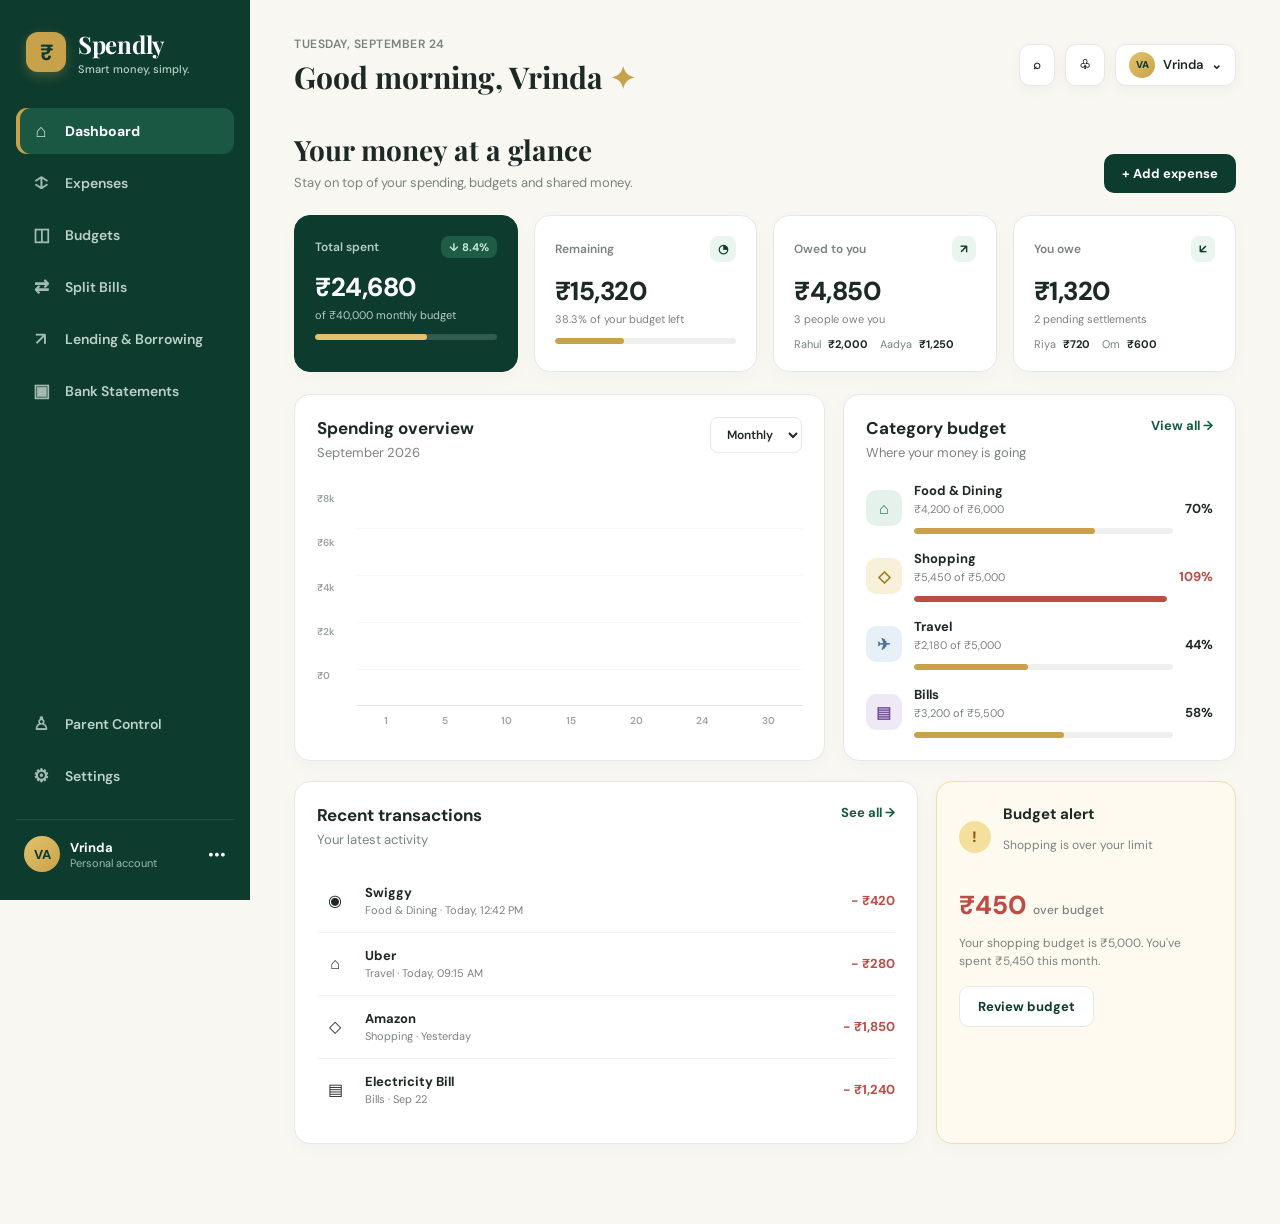
<file: downloaded_index.html>
<!DOCTYPE html>
<html lang="en">
<head>
  <meta charset="UTF-8" />
  <meta name="viewport" content="width=device-width, initial-scale=1.0" />
  <title>Spendly — Smart Finance</title>
  <link rel="preconnect" href="https://fonts.googleapis.com">
  <link rel="preconnect" href="https://fonts.gstatic.com" crossorigin>
  <link href="https://fonts.googleapis.com/css2?family=DM+Sans:wght@400;500;600;700&family=Playfair+Display:wght@600;700&display=swap" rel="stylesheet">
  <link rel="stylesheet" href="style.css" />
</head>
<body>
  <div class="app-shell">
    <aside class="sidebar" id="sidebar">
      <div class="brand"><span class="brand-mark">₹</span><div><strong>Spendly</strong><small>Smart money, simply.</small></div></div>
      <nav>
        <button class="nav-item active" data-section="dashboard"><span>⌂</span> Dashboard</button>
        <button class="nav-item" data-section="expenses"><span>↕</span> Expenses</button>
        <button class="nav-item" data-section="budgets"><span>◫</span> Budgets</button>
        <button class="nav-item" data-section="splits"><span>⇄</span> Split Bills</button>
        <button class="nav-item" data-section="lending"><span>↗</span> Lending & Borrowing</button>
        <button class="nav-item" data-section="statements"><span>▣</span> Bank Statements</button>
      </nav>
      <div class="sidebar-bottom">
        <button class="nav-item" data-section="parent"><span>♙</span> Parent Control</button>
        <button class="nav-item" data-section="settings"><span>⚙</span> Settings</button>
        <div class="profile-mini"><div class="avatar">VA</div><div><b>Vrinda</b><small>Personal account</small></div><span>•••</span></div>
      </div>
    </aside>

    <main class="main">
      <header class="topbar">
        <button class="mobile-menu" id="menuBtn">☰</button>
        <div><span class="eyebrow">Tuesday, September 24</span><h1 id="pageTitle">Good morning, Vrinda <span>✦</span></h1></div>
        <div class="top-actions"><button class="icon-btn">⌕</button><button class="icon-btn">♧</button><button class="profile-pill"><span class="avatar small">VA</span><span>Vrinda</span>⌄</button></div>
      </header>

      <section id="dashboard" class="page-section active-section">
        <div class="hero-row">
          <div><h2>Your money at a glance</h2><p>Stay on top of your spending, budgets and shared money.</p></div>
          <button class="primary" data-open-modal="expenseModal">+ Add expense</button>
        </div>

        <div class="stats-grid">
          <article class="stat-card dark"><div class="stat-top"><span>Total spent</span><span class="trend">↓ 8.4%</span></div><strong>₹24,680</strong><small>of ₹40,000 monthly budget</small><div class="progress light"><i style="width:61.7%"></i></div></article>
          <article class="stat-card"><div class="stat-top"><span>Remaining</span><span class="soft-icon">◔</span></div><strong>₹15,320</strong><small>38.3% of your budget left</small><div class="progress"><i style="width:38.3%"></i></div></article>
          <article class="stat-card"><div class="stat-top"><span>Owed to you</span><span class="soft-icon">↗</span></div><strong>₹4,850</strong><small>3 people owe you</small><div class="mini-list"><span>Rahul <b>₹2,000</b></span><span>Aadya <b>₹1,250</b></span></div></article>
          <article class="stat-card"><div class="stat-top"><span>You owe</span><span class="soft-icon">↙</span></div><strong>₹1,320</strong><small>2 pending settlements</small><div class="mini-list"><span>Riya <b>₹720</b></span><span>Om <b>₹600</b></span></div></article>
        </div>

        <div class="content-grid">
          <article class="panel chart-panel"><div class="panel-head"><div><h3>Spending overview</h3><p>September 2026</p></div><select><option>Monthly</option><option>Weekly</option></select></div><div class="chart-wrap"><div class="y-labels"><span>₹8k</span><span>₹6k</span><span>₹4k</span><span>₹2k</span><span>₹0</span></div><div class="bars" id="bars"></div><div class="x-labels"><span>1</span><span>5</span><span>10</span><span>15</span><span>20</span><span>24</span><span>30</span></div></div></article>
          <article class="panel"><div class="panel-head"><div><h3>Category budget</h3><p>Where your money is going</p></div><button class="text-btn" data-section-jump="budgets">View all →</button></div><div class="category-list"><div class="cat"><span class="cat-icon green">⌂</span><div class="cat-info"><b>Food & Dining</b><small>₹4,200 of ₹6,000</small><div class="progress"><i style="width:70%"></i></div></div><strong>70%</strong></div><div class="cat"><span class="cat-icon gold">◇</span><div class="cat-info"><b>Shopping</b><small>₹5,450 of ₹5,000</small><div class="progress danger"><i style="width:100%"></i></div></div><strong class="danger-text">109%</strong></div><div class="cat"><span class="cat-icon blue">✈</span><div class="cat-info"><b>Travel</b><small>₹2,180 of ₹5,000</small><div class="progress"><i style="width:44%"></i></div></div><strong>44%</strong></div><div class="cat"><span class="cat-icon purple">▤</span><div class="cat-info"><b>Bills</b><small>₹3,200 of ₹5,500</small><div class="progress"><i style="width:58%"></i></div></div><strong>58%</strong></div></div></article>
        </div>

        <div class="content-grid lower"><article class="panel"><div class="panel-head"><div><h3>Recent transactions</h3><p>Your latest activity</p></div><button class="text-btn" data-section-jump="expenses">See all →</button></div><div class="transactions" id="transactions"><div class="transaction"><span class="tx-icon orange">◉</span><div><b>Swiggy</b><small>Food & Dining · Today, 12:42 PM</small></div><strong class="minus">− ₹420</strong></div><div class="transaction"><span class="tx-icon green">⌂</span><div><b>Uber</b><small>Travel · Today, 09:15 AM</small></div><strong class="minus">− ₹280</strong></div><div class="transaction"><span class="tx-icon gold">◇</span><div><b>Amazon</b><small>Shopping · Yesterday</small></div><strong class="minus">− ₹1,850</strong></div><div class="transaction"><span class="tx-icon purple">▤</span><div><b>Electricity Bill</b><small>Bills · Sep 22</small></div><strong class="minus">− ₹1,240</strong></div></div></article><article class="panel alert-card"><div class="alert-head"><span class="alert-dot">!</span><div><h3>Budget alert</h3><p>Shopping is over your limit</p></div></div><div class="alert-number">₹450 <small>over budget</small></div><p>Your shopping budget is ₹5,000. You've spent ₹5,450 this month.</p><button class="secondary" data-section-jump="budgets">Review budget</button></article></div>
      </section>

      <section id="expenses" class="page-section"><div class="hero-row"><div><h2>Expenses</h2><p>Track and categorize every transaction.</p></div><button class="primary" data-open-modal="expenseModal">+ Add expense</button></div><div class="toolbar"><input id="expenseSearch" placeholder="Search transactions..."/><select><option>All categories</option><option>Food & Dining</option><option>Shopping</option><option>Travel</option><option>Bills</option></select><button class="secondary">Export CSV</button></div><div class="panel"><div class="table-head"><span>Transaction</span><span>Category</span><span>Date</span><span>Amount</span></div><div id="expenseRows"></div></div></section>

      <section id="budgets" class="page-section"><div class="hero-row"><div><h2>Budgets</h2><p>Set limits and keep your spending on track.</p></div><button class="primary">+ Add category</button></div><div class="budget-grid"><article class="budget-card"><div><span class="cat-icon green">⌂</span><b>Food & Dining</b></div><strong>₹4,200 <small>/ ₹6,000</small></strong><div class="progress"><i style="width:70%"></i></div><small>₹1,800 remaining</small></article><article class="budget-card warning"><div><span class="cat-icon gold">◇</span><b>Shopping</b></div><strong>₹5,450 <small>/ ₹5,000</small></strong><div class="progress danger"><i style="width:100%"></i></div><small>₹450 over budget</small></article><article class="budget-card"><div><span class="cat-icon blue">✈</span><b>Travel</b></div><strong>₹2,180 <small>/ ₹5,000</small></strong><div class="progress"><i style="width:44%"></i></div><small>₹2,820 remaining</small></article><article class="budget-card"><div><span class="cat-icon purple">▤</span><b>Bills</b></div><strong>₹3,200 <small>/ ₹5,500</small></strong><div class="progress"><i style="width:58%"></i></div><small>₹2,300 remaining</small></article></div></section>

      <section id="splits" class="page-section"><div class="hero-row"><div><h2>Split Bills</h2><p>Share expenses and settle up with friends.</p></div><button class="primary">+ New group</button></div><div class="split-layout"><article class="panel"><div class="panel-head"><div><h3>Active groups</h3><p>Shared expenses waiting to be settled</p></div></div><div class="group-row"><div class="group-avatar">GO</div><div><b>Goa Trip</b><small>4 members · 8 expenses</small></div><span class="balance positive">+ ₹2,400</span></div><div class="group-row"><div class="group-avatar">FD</div><div><b>Flatmates</b><small>3 members · 12 expenses</small></div><span class="balance negative">− ₹780</span></div><div class="group-row"><div class="group-avatar">BF</div><div><b>Besties</b><small>5 members · 6 expenses</small></div><span class="balance positive">+ ₹1,050</span></div></article><article class="panel settle"><h3>Net balance</h3><div class="big-balance">+₹2,670</div><p>You are owed more than you owe.</p><button class="secondary">View settlements</button></article></div></section>

      <section id="lending" class="page-section"><div class="hero-row"><div><h2>Lending & Borrowing</h2><p>Never lose track of money between friends.</p></div><button class="primary">+ Record money</button></div><div class="stats-grid two"><article class="stat-card"><span>Money lent</span><strong>₹8,500</strong><small>₹4,850 still outstanding</small></article><article class="stat-card"><span>Money borrowed</span><strong>₹3,200</strong><small>₹1,320 still to repay</small></article></div><div class="panel"><div class="table-head"><span>Person</span><span>Type</span><span>Due</span><span>Status</span></div><div class="table-row"><span><b>Rahul</b><small>For September rent</small></span><span class="positive">Lent</span><span>₹2,000</span><span class="badge pending">Pending</span></div><div class="table-row"><span><b>Aadya</b><small>Emergency cash</small></span><span class="positive">Lent</span><span>₹1,250</span><span class="badge pending">Pending</span></div><div class="table-row"><span><b>Riya</b><small>Dinner + cab</small></span><span class="negative">Borrowed</span><span>₹720</span><span class="badge due">Due soon</span></div></div></section>

      <section id="statements" class="page-section"><div class="hero-row"><div><h2>Bank Statements</h2><p>Import transactions and let Spendly organize them.</p></div></div><div class="upload panel"><div class="upload-icon">↑</div><h3>Upload your statement</h3><p>CSV or Excel files supported. Your backend can process and categorize transactions later.</p><button class="primary" id="fakeUpload">Choose file</button><small id="uploadStatus">UI demo only — no backend connected.</small></div><div class="info-grid"><div class="info-card"><b>1. Upload</b><span>Import your monthly bank statement.</span></div><div class="info-card"><b>2. Categorize</b><span>Backend will map transactions to categories.</span></div><div class="info-card"><b>3. Review</b><span>Confirm categories before saving.</span></div></div></section>

      <section id="parent" class="page-section"><div class="hero-row"><div><h2>Parent Control</h2><p>Monitor spending and set safe category limits for linked minor accounts.</p></div><span class="status-pill">● Monitoring active</span></div><div class="parent-grid"><article class="panel"><div class="profile-large"><div class="avatar large">AR</div><div><h3>Aarav's account</h3><p>Minor account · Linked to your profile</p></div></div><div class="parent-stat"><span>Monthly limit</span><b>₹12,000</b></div><div class="parent-stat"><span>Spent this month</span><b>₹8,240</b></div><div class="parent-stat"><span>Remaining</span><b>₹3,760</b></div></article><article class="panel"><h3>Category controls</h3><p class="muted">Set the limits your linked account can use.</p><div class="control-row"><span>Shopping</span><label class="switch"><input type="checkbox" checked><i></i></label></div><div class="control-row"><span>Entertainment</span><label class="switch"><input type="checkbox" checked><i></i></label></div><div class="control-row"><span>Food & Dining</span><label class="switch"><input type="checkbox" checked><i></i></label></div><div class="control-row locked"><span>Gaming / Apps</span><label class="switch"><input type="checkbox"><i></i></label></div></article></div></section>

      <section id="settings" class="page-section"><div class="hero-row"><div><h2>Settings</h2><p>Manage your Spendly preferences.</p></div></div><div class="panel settings"><label>Full name<input value="Vrinda Atluri"></label><label>Currency<select><option>INR — ₹</option><option>USD — $</option></select></label><label>Monthly income / budget<input value="40000"></label><button class="primary">Save changes</button></div></section>
    </main>
  </div>

  <div class="modal" id="expenseModal"><div class="modal-card"><button class="close" data-close-modal>×</button><h2>Add expense</h2><p>Connect this form to your Java/backend later.</p><label>Merchant<input id="merchant" placeholder="e.g. Zomato"></label><label>Amount<input id="amount" type="number" placeholder="₹ 0"></label><label>Category<select id="category"><option>Food & Dining</option><option>Shopping</option><option>Travel</option><option>Bills</option><option>Entertainment</option></select></label><div class="modal-actions"><button class="secondary" data-close-modal>Cancel</button><button class="primary" id="addExpense">Add expense</button></div></div></div>
  <script src="app.js"></script>
</body>
</html>
</file>
<file: style.css>
:root {
  --green: #0d3b2e;
  --green2: #145a43;
  --mint: #eaf5ef;
  --gold: #c8a24a;
  --gold2: #e2c36d;
  --cream: #f8f7f1;
  --ink: #1d2924;
  --muted: #7a837e;
  --line: #e5e9e4;
  --danger: #bd4c45;
  --warning: #d9822b;
  --info: #3b82f6;
  --white: #ffffff;
  --shadow: 0 18px 45px rgba(13, 59, 46, 0.08);
  --shadow-sm: 0 4px 14px rgba(0, 0, 0, 0.04);
}

* {
  box-sizing: border-box;
}

body {
  margin: 0;
  background: var(--cream);
  color: var(--ink);
  font-family: 'DM Sans', -apple-system, BlinkMacSystemFont, 'Segoe UI', Roboto, sans-serif;
  -webkit-font-smoothing: antialiased;
}

button, input, select, textarea {
  font: inherit;
}

button {
  cursor: pointer;
}

/* App Shell Layout */
.app-shell {
  display: flex;
  min-height: 100vh;
}

/* Sidebar */
.sidebar {
  width: 250px;
  background: var(--green);
  color: #fff;
  padding: 28px 16px;
  display: flex;
  flex-direction: column;
  position: fixed;
  inset: 0 auto 0 0;
  z-index: 100;
  overflow-y: auto;
  transition: transform 0.25s ease;
}

.brand {
  display: flex;
  align-items: center;
  gap: 12px;
  padding: 0 10px 32px;
  text-decoration: none;
  color: #fff;
}

.brand-mark {
  display: grid;
  place-items: center;
  width: 40px;
  height: 40px;
  border-radius: 12px;
  background: var(--gold);
  color: var(--green);
  font-weight: 800;
  font-size: 22px;
  box-shadow: 0 4px 12px rgba(200, 162, 74, 0.3);
}

.brand strong {
  display: block;
  font-family: 'Playfair Display', Georgia, serif;
  font-size: 24px;
  letter-spacing: -0.3px;
}

.brand small {
  display: block;
  color: #b8d0c4;
  font-size: 11px;
  margin-top: 2px;
  font-weight: 500;
}

.sidebar nav {
  display: grid;
  gap: 6px;
}

.nav-item {
  border: 0;
  background: transparent;
  color: #bcd1c8;
  text-align: left;
  padding: 11px 14px;
  border-radius: 11px;
  display: flex;
  align-items: center;
  gap: 13px;
  font-weight: 600;
  font-size: 14px;
  transition: all 0.15s ease;
  width: 100%;
}

.nav-item span {
  width: 22px;
  text-align: center;
  font-size: 18px;
  opacity: 0.85;
}

.nav-item:hover {
  background: #164837;
  color: #fff;
}

.nav-item.active {
  background: #1a5844;
  color: #fff;
  box-shadow: inset 4px 0 var(--gold);
  font-weight: 700;
}

.sidebar-bottom {
  margin-top: auto;
  display: grid;
  gap: 6px;
  padding-top: 20px;
}

.profile-mini {
  border-top: 1px solid #234f3f;
  margin-top: 14px;
  padding: 16px 8px 0;
  display: flex;
  gap: 10px;
  align-items: center;
  cursor: pointer;
  position: relative;
}

.profile-mini div:nth-child(2) {
  flex: 1;
  overflow: hidden;
}

.profile-mini b {
  display: block;
  font-size: 13px;
  white-space: nowrap;
  overflow: hidden;
  text-overflow: ellipsis;
}

.profile-mini small {
  display: block;
  font-size: 11px;
  color: #9dbab0;
}

.profile-more-btn {
  color: #9dbab0;
  padding: 4px 8px;
  font-size: 16px;
  cursor: pointer;
}

.avatar {
  width: 36px;
  height: 36px;
  border-radius: 50%;
  background: linear-gradient(135deg, var(--gold2), var(--gold));
  color: var(--green);
  display: grid;
  place-items: center;
  font-weight: 800;
  font-size: 13px;
  flex-shrink: 0;
}

.avatar.small {
  width: 26px;
  height: 26px;
  font-size: 10px;
}

.avatar.large {
  width: 54px;
  height: 54px;
  font-size: 20px;
}

/* Main Content */
.main {
  margin-left: 250px;
  width: calc(100% - 250px);
  padding: 32px 44px 60px;
  min-height: 100vh;
}

/* Topbar */
.topbar {
  display: flex;
  justify-content: space-between;
  align-items: center;
  margin-bottom: 34px;
}

.eyebrow {
  color: var(--muted);
  font-size: 12px;
  font-weight: 600;
  letter-spacing: 0.5px;
  text-transform: uppercase;
}

.topbar h1 {
  font-family: 'Playfair Display', Georgia, serif;
  font-size: 30px;
  margin: 4px 0 0;
  font-weight: 700;
  color: var(--ink);
}

.topbar h1 span {
  color: var(--gold);
}

.top-actions {
  display: flex;
  gap: 10px;
  align-items: center;
  position: relative;
}

.icon-btn, .profile-pill {
  border: 1px solid var(--line);
  background: #fff;
  border-radius: 11px;
  height: 42px;
  padding: 0 13px;
  display: flex;
  align-items: center;
  gap: 8px;
  color: var(--ink);
  font-weight: 600;
  font-size: 13px;
  box-shadow: var(--shadow-sm);
  transition: all 0.15s ease;
  position: relative;
}

.icon-btn:hover, .profile-pill:hover {
  background: #fafbfa;
  border-color: #d1d9d4;
}

.icon-btn.small {
  height: 28px;
  width: 28px;
  min-width: 28px;
  padding: 0;
  display: inline-flex;
  align-items: center;
  justify-content: center;
  font-size: 13px;
  border-radius: 7px;
  cursor: pointer;
}

.icon-btn.danger-text {
  color: var(--danger);
  border-color: rgba(224, 79, 95, 0.28);
  background: rgba(224, 79, 95, 0.05);
}

.icon-btn.danger-text:hover {
  background: #fee2e2;
  border-color: var(--danger);
  color: #991b1b;
  transform: scale(1.05);
}

.notif-badge {
  position: absolute;
  top: 5px;
  right: 6px;
  width: 8px;
  height: 8px;
  border-radius: 50%;
  background: var(--danger);
  border: 2px solid #fff;
}

.mobile-menu {
  display: none;
}

/* Hero Section */
.hero-row {
  display: flex;
  justify-content: space-between;
  align-items: flex-end;
  margin-bottom: 22px;
  gap: 16px;
}

.hero-row h2 {
  font-family: 'Playfair Display', Georgia, serif;
  font-size: 28px;
  margin: 0 0 5px;
  font-weight: 700;
  color: var(--ink);
}

.hero-row p, .panel p, .muted {
  color: var(--muted);
  margin: 0;
  font-size: 13px;
  line-height: 1.5;
}

/* Button System */
.primary, .secondary, .danger-btn {
  border: 0;
  border-radius: 10px;
  padding: 11px 18px;
  font-weight: 700;
  font-size: 13px;
  display: inline-flex;
  align-items: center;
  gap: 7px;
  transition: all 0.15s ease;
}

.primary {
  background: var(--green);
  color: white;
}

.primary:hover {
  background: var(--green2);
}

.secondary {
  background: #fff;
  border: 1px solid var(--line);
  color: var(--green);
}

.secondary:hover {
  background: #f7f9f7;
  border-color: #cbd4cb;
}

.danger-btn {
  background: #fee2e2;
  color: var(--danger);
  border: 1px solid #fecaca;
}

.danger-btn:hover {
  background: #fecaca;
}

.text-btn {
  border: 0;
  background: none;
  color: var(--green2);
  font-weight: 700;
  font-size: 13px;
  padding: 0;
  cursor: pointer;
}

.text-btn:hover {
  text-decoration: underline;
}

/* Disabled button state across entire application */
button:disabled,
button[disabled],
.primary:disabled,
.secondary:disabled,
.danger-btn:disabled,
.icon-btn:disabled {
  opacity: 0.42 !important;
  cursor: not-allowed !important;
  background: #f4f6f4 !important;
  color: #8c9991 !important;
  border-color: #e0e5e1 !important;
  box-shadow: none !important;
  transform: none !important;
  pointer-events: none !important;
}

/* Pagination number buttons */
.page-num-btn {
  border: 1px solid var(--line);
  background: #fff;
  color: var(--dark);
  font-weight: 700;
  font-size: 11px;
  min-width: 28px;
  height: 28px;
  border-radius: 7px;
  display: inline-flex;
  align-items: center;
  justify-content: center;
  cursor: pointer;
  padding: 0 6px;
  transition: all 0.15s ease;
}

.page-num-btn:hover {
  border-color: var(--green);
  background: #f7f9f7;
  color: var(--green);
}

.page-num-btn.active {
  background: var(--green);
  border-color: var(--green);
  color: #fff;
}

#prevLogPageBtn,
#nextLogPageBtn {
  cursor: pointer !important;
  pointer-events: auto !important;
  opacity: 1 !important;
  background: #fff !important;
  color: var(--dark) !important;
  border: 1px solid var(--line) !important;
  padding: 6px 14px !important;
  border-radius: 8px !important;
  font-weight: 600 !important;
  font-size: 12px !important;
  transition: all 0.2s cubic-bezier(0.16, 1, 0.3, 1) !important;
  user-select: none !important;
}

#prevLogPageBtn:hover,
#nextLogPageBtn:hover {
  background: var(--green) !important;
  color: #fff !important;
  border-color: var(--green) !important;
  transform: translateY(-1px) !important;
  box-shadow: 0 4px 12px rgba(13, 59, 46, 0.15) !important;
}

#prevLogPageBtn:active,
#nextLogPageBtn:active {
  transform: translateY(0) !important;
}

/* Stats Cards Grid */
.stats-grid {
  display: grid;
  grid-template-columns: repeat(4, 1fr);
  gap: 16px;
  margin-bottom: 22px;
}

.stats-grid.two {
  grid-template-columns: repeat(2, 1fr);
}

.stats-grid.three {
  grid-template-columns: repeat(3, 1fr);
}

.stat-card {
  background: #fff;
  border: 1px solid var(--line);
  border-radius: 16px;
  padding: 20px;
  box-shadow: 0 6px 22px rgba(0, 0, 0, 0.025);
  display: flex;
  flex-direction: column;
}

.stat-card.dark {
  background: var(--green);
  color: #fff;
  border-color: var(--green);
}

.stat-top {
  display: flex;
  justify-content: space-between;
  align-items: center;
  color: var(--muted);
  font-size: 12px;
  font-weight: 600;
}

.stat-card.dark .stat-top {
  color: #b7cec5;
}

.stat-card strong {
  display: block;
  font-size: 26px;
  font-weight: 800;
  margin: 12px 0 4px;
  letter-spacing: -0.5px;
}

.stat-card small {
  color: var(--muted);
  font-size: 11px;
}

.stat-card.dark small {
  color: #b7cec5;
}

.trend {
  background: #1e5c46;
  color: #c9eadb;
  padding: 4px 8px;
  border-radius: 8px;
  font-size: 11px;
  font-weight: 700;
}

.soft-icon {
  background: var(--mint);
  color: var(--green);
  padding: 5px 8px;
  border-radius: 8px;
  font-size: 12px;
  font-weight: bold;
}

.progress {
  height: 6px;
  background: #edf0ed;
  border-radius: 99px;
  overflow: hidden;
  margin-top: 12px;
}

.progress i {
  display: block;
  height: 100%;
  background: var(--gold);
  border-radius: 99px;
  transition: width 0.3s ease;
}

.progress.light {
  background: #315d4e;
}

.progress.light i {
  background: var(--gold2);
}

.progress.danger i {
  background: var(--danger);
}

.progress.warning i {
  background: var(--warning);
}

.danger-text {
  color: var(--danger) !important;
}

.warning-text {
  color: var(--warning) !important;
}

.mini-list {
  display: flex;
  gap: 12px;
  margin-top: 11px;
  flex-wrap: wrap;
}

.mini-list span {
  font-size: 11px;
  color: var(--muted);
}

.mini-list b {
  color: var(--ink);
  margin-left: 4px;
}

/* Content Layout Grids */
.content-grid {
  display: grid;
  grid-template-columns: 1.35fr 1fr;
  gap: 18px;
  margin-bottom: 20px;
}

.content-grid.lower {
  grid-template-columns: 1.35fr 0.65fr;
}

.panel {
  background: #fff;
  border: 1px solid var(--line);
  border-radius: 16px;
  padding: 22px;
  box-shadow: 0 6px 22px rgba(0, 0, 0, 0.025);
}

.panel-head {
  display: flex;
  justify-content: space-between;
  align-items: flex-start;
  margin-bottom: 20px;
}

.panel h3 {
  margin: 0 0 4px;
  font-size: 17px;
  font-weight: 700;
  color: var(--ink);
}

.panel-head select, .toolbar select {
  border: 1px solid var(--line);
  background: #fff;
  padding: 8px 12px;
  border-radius: 8px;
  color: var(--ink);
  font-size: 12px;
  font-weight: 600;
}

/* Chart System */
.chart-wrap {
  height: 245px;
  position: relative;
  display: flex;
  flex-direction: column;
}

.y-labels {
  position: absolute;
  left: 0;
  top: 10px;
  height: 190px;
  display: flex;
  flex-direction: column;
  justify-content: space-between;
  color: #9ca49f;
  font-size: 10px;
  font-weight: 600;
}

.bars {
  flex: 1;
  margin-left: 40px;
  height: 190px;
  display: flex;
  align-items: flex-end;
  justify-content: space-around;
  background: repeating-linear-gradient(to bottom, transparent 0, transparent 46px, #edf0ed 47px);
  border-bottom: 1px solid #dfe4df;
  padding: 0 10px;
}

.bars i,
.bars .bar,
.bar {
  display: block;
  width: 9%;
  max-width: 28px;
  border-radius: 7px 7px 0 0;
  background: linear-gradient(180deg, var(--gold2), var(--gold));
  opacity: 0.95;
  transition: all 0.2s ease;
  position: relative;
  cursor: pointer;
}

.bars i:hover,
.bars .bar:hover,
.bar:hover {
  opacity: 1;
  transform: scaleY(1.03);
}

.bars i.current,
.bars .bar.current,
.bar.current {
  background: linear-gradient(180deg, #1b5b48, #0d3b2e);
}

.x-labels {
  margin-left: 40px;
  margin-top: 8px;
  display: flex;
  justify-content: space-around;
  color: #9ca49f;
  font-size: 10px;
  font-weight: 600;
}

.chart-badge {
  background: var(--mint);
  color: var(--green);
  font-size: 11px;
  font-weight: 700;
  padding: 4px 9px;
  border-radius: 6px;
}

.chart-footer-info {
  margin-top: 14px;
  padding-top: 12px;
  border-top: 1px solid var(--line);
  font-size: 11px;
}

.chart-legend-row {
  display: flex;
  align-items: center;
  gap: 14px;
  color: var(--muted);
  flex-wrap: wrap;
}

.chart-legend-item {
  display: inline-flex;
  align-items: center;
  gap: 6px;
  font-weight: 600;
  font-size: 11px;
}

.legend-swatch {
  width: 10px;
  height: 10px;
  border-radius: 3px;
  display: inline-block;
}

.gold-swatch {
  background: linear-gradient(180deg, var(--gold2), var(--gold));
}

.green-swatch {
  background: linear-gradient(180deg, #1b5b48, #0d3b2e);
}

.chart-hover-detail {
  margin-left: auto;
  font-weight: 700;
  color: var(--ink);
  background: #f4f7f5;
  padding: 3px 10px;
  border-radius: 6px;
  transition: all 0.2s ease;
  font-size: 11px;
}

.chart-description-text {
  margin: 7px 0 0 0;
  color: var(--muted);
  font-size: 11px;
  line-height: 1.45;
}

/* Category List */
.category-list {
  display: grid;
  gap: 16px;
}

.cat {
  display: flex;
  align-items: center;
  gap: 12px;
}

.cat-icon {
  width: 36px;
  height: 36px;
  border-radius: 10px;
  display: grid;
  place-items: center;
  font-weight: 800;
  flex: none;
  font-size: 16px;
}

.cat-icon.green {
  background: #e5f2eb;
  color: #207053;
}

.cat-icon.gold {
  background: #f8f0d8;
  color: #9c771d;
}

.cat-icon.blue {
  background: #e7eff7;
  color: #4d7399;
}

.cat-icon.purple {
  background: #eee8f7;
  color: #76539b;
}

.cat-icon.orange {
  background: #fff0df;
  color: #c4771d;
}

.cat-info {
  flex: 1;
}

.cat-info b {
  display: block;
  font-size: 13px;
  color: var(--ink);
}

.cat-info small {
  color: var(--muted);
  font-size: 11px;
  margin-top: 3px;
  display: block;
}

.cat > strong {
  font-size: 13px;
  font-weight: 700;
}

/* Transactions list */
.transactions {
  display: grid;
}

.transaction {
  display: grid;
  grid-template-columns: 36px 1fr auto;
  align-items: center;
  gap: 12px;
  padding: 13px 0;
  border-bottom: 1px solid #f0f3f0;
}

.transaction:last-child {
  border-bottom: 0;
}

.tx-icon {
  width: 36px;
  height: 36px;
  border-radius: 10px;
  display: grid;
  place-items: center;
  font-size: 16px;
}

.transaction b {
  display: block;
  font-size: 13px;
  color: var(--ink);
}

.transaction small {
  color: var(--muted);
  font-size: 11px;
  margin-top: 2px;
  display: block;
}

.minus {
  font-size: 13px;
  font-weight: 700;
  color: var(--danger);
}

.plus {
  font-size: 13px;
  font-weight: 700;
  color: #207053;
}

/* Alert Card */
.alert-card {
  background: #fffaf0;
  border-color: #f0dfae;
}

.alert-head {
  display: flex;
  gap: 12px;
  align-items: center;
}

.alert-dot {
  background: #f4df9c;
  color: #7d5e12;
  width: 32px;
  height: 32px;
  border-radius: 50%;
  display: grid;
  place-items: center;
  font-weight: 800;
  font-size: 15px;
}

.alert-card h3 {
  margin: 0;
  font-size: 15px;
}

.alert-card p {
  margin: 12px 0 16px;
  line-height: 1.5;
  font-size: 12px;
}

.alert-number {
  font-size: 26px;
  font-weight: 800;
  color: var(--danger);
  margin-top: 18px;
}

.alert-number small {
  font-size: 12px;
  color: var(--muted);
  font-weight: 500;
}

/* Sections visibility */
.page-section {
  display: none;
}

.active-section {
  display: block;
  animation: fadeIn 0.2s ease-in;
}

@keyframes fadeIn {
  from { opacity: 0; transform: translateY(4px); }
  to { opacity: 1; transform: translateY(0); }
}

/* Toolbar and Filters */
.toolbar {
  display: flex;
  gap: 10px;
  margin-bottom: 16px;
  flex-wrap: wrap;
}

.toolbar input, .settings input, .settings select, .modal-card input, .modal-card select, .modal-card textarea {
  border: 1px solid var(--line);
  border-radius: 9px;
  padding: 10px 13px;
  background: #fff;
  outline: none;
  font-size: 13px;
  color: var(--ink);
  transition: border-color 0.15s ease;
}

.toolbar input:focus, .settings input:focus, .modal-card input:focus, .modal-card select:focus {
  border-color: var(--green);
}

.toolbar input {
  flex: 1;
  min-width: 220px;
}

/* Table Design */
.table-wrap {
  width: 100%;
  overflow-x: auto;
}

.table-head, .table-row {
  display: grid;
  grid-template-columns: 2.5fr 1.2fr 1.2fr 1fr 1fr;
  align-items: center;
  padding: 13px 8px;
}

.table-head {
  color: var(--muted);
  font-size: 11px;
  font-weight: 700;
  text-transform: uppercase;
  letter-spacing: 0.5px;
  border-bottom: 1px solid var(--line);
}

.table-row {
  border-bottom: 1px solid #f0f3f0;
  font-size: 13px;
  transition: background 0.1s ease;
}

.table-row:hover {
  background: #fafbfa;
}

.table-row b {
  color: var(--ink);
  font-size: 13px;
  display: block;
}

.table-row small {
  display: block;
  color: var(--muted);
  font-size: 11px;
  margin-top: 2px;
}

/* Badges */
.badge {
  padding: 4px 9px;
  border-radius: 8px;
  font-size: 11px;
  font-weight: 700;
  display: inline-block;
  width: max-content;
}

.badge.pending {
  background: #fff2d5;
  color: #9c7619;
}

.badge.due {
  background: #fbe9e7;
  color: #ad4b45;
}

.badge.settled, .badge.success {
  background: #e5f5ed;
  color: #1a6b47;
}

.badge.blocked, .badge.danger {
  background: #fee2e2;
  color: #991b1b;
}

.badge.flagged, .badge.warning {
  background: #fef3c7;
  color: #92400e;
}

.positive {
  color: #207053;
  font-weight: 700;
}

.negative {
  color: var(--danger);
  font-weight: 700;
}

/* Budget Cards Grid */
.budget-grid {
  display: grid;
  grid-template-columns: repeat(2, 1fr);
  gap: 18px;
}

.budget-card {
  background: #fff;
  border: 1px solid var(--line);
  border-radius: 16px;
  padding: 22px;
  box-shadow: 0 6px 22px rgba(0, 0, 0, 0.025);
  display: flex;
  flex-direction: column;
}

.budget-card.warning {
  border-color: #ecd99c;
  background: #fffefb;
}

.budget-card.danger {
  border-color: #fecaca;
  background: #fffbfb;
}

.budget-card > div:first-child {
  display: flex;
  justify-content: space-between;
  align-items: center;
}

.budget-card strong {
  display: block;
  font-size: 24px;
  font-weight: 800;
  margin: 18px 0 8px;
}

.budget-card strong small {
  font-size: 13px;
  color: var(--muted);
  font-weight: 500;
}

.budget-card > small {
  color: var(--muted);
  font-size: 12px;
  margin-top: 4px;
}

/* Split Bills & Lending */
.split-layout, .parent-grid {
  display: grid;
  grid-template-columns: 1.4fr 0.6fr;
  gap: 18px;
}

.group-row {
  display: flex;
  align-items: center;
  gap: 14px;
  padding: 15px 0;
  border-bottom: 1px solid var(--line);
}

.group-row:last-child {
  border-bottom: 0;
}

.group-avatar {
  width: 42px;
  height: 42px;
  border-radius: 12px;
  background: var(--mint);
  color: var(--green);
  display: grid;
  place-items: center;
  font-weight: 800;
  font-size: 14px;
  flex-shrink: 0;
}

.group-row div:nth-child(2) {
  flex: 1;
}

.group-row b {
  display: block;
  font-size: 14px;
  color: var(--ink);
}

.group-row small {
  font-size: 11px;
  color: var(--muted);
  margin-top: 3px;
  display: block;
}

.balance {
  font-weight: 700;
  font-size: 14px;
}

.settle {
  text-align: center;
  padding: 36px 20px;
  display: flex;
  flex-direction: column;
  align-items: center;
  justify-content: center;
}

.big-balance {
  font-size: 38px;
  font-weight: 800;
  color: var(--green);
  margin: 18px 0 6px;
  letter-spacing: -0.5px;
}

/* Upload Statement Panel */
.upload {
  text-align: center;
  padding: 50px 25px;
  border: 2px dashed #cfdcd5;
  border-radius: 18px;
  background: #fafdff;
  transition: all 0.2s ease;
}

.upload.dragover {
  border-color: var(--green);
  background: var(--mint);
}

.upload-icon {
  width: 58px;
  height: 58px;
  margin: 0 auto 15px;
  border-radius: 16px;
  background: var(--mint);
  color: var(--green);
  display: grid;
  place-items: center;
  font-size: 26px;
  font-weight: bold;
}

.upload h3 {
  margin: 0 0 8px;
  font-size: 20px;
}

.upload p {
  max-width: 500px;
  margin: 0 auto 20px;
  line-height: 1.6;
}

.upload small {
  display: block;
  color: var(--muted);
  margin-top: 14px;
  font-size: 12px;
}

.info-grid {
  display: grid;
  grid-template-columns: repeat(3, 1fr);
  gap: 16px;
  margin-top: 20px;
}

.info-card {
  background: #fff;
  border: 1px solid var(--line);
  padding: 20px;
  border-radius: 14px;
}

.info-card b {
  display: block;
  font-size: 14px;
  color: var(--ink);
}

.info-card span {
  font-size: 12px;
  color: var(--muted);
  margin-top: 6px;
  display: block;
  line-height: 1.5;
}

/* Parent Control */
.status-pill {
  background: #e7f4ec;
  color: #207053;
  border-radius: 20px;
  padding: 8px 14px;
  font-size: 11px;
  font-weight: 700;
  display: inline-flex;
  align-items: center;
  gap: 6px;
}

.profile-large {
  display: flex;
  align-items: center;
  gap: 16px;
  padding-bottom: 20px;
  border-bottom: 1px solid var(--line);
  margin-bottom: 8px;
}

.profile-large h3 {
  margin: 0;
  font-size: 18px;
}

.profile-large p {
  margin-top: 4px;
  font-size: 12px;
}

.parent-stat {
  display: flex;
  justify-content: space-between;
  align-items: center;
  padding: 14px 0;
  border-bottom: 1px solid var(--line);
  font-size: 13px;
}

.parent-stat span {
  color: var(--muted);
}

.parent-stat b {
  font-size: 15px;
}

.control-row {
  display: flex;
  justify-content: space-between;
  align-items: center;
  padding: 16px 0;
  border-bottom: 1px solid var(--line);
  font-size: 14px;
  font-weight: 600;
}

.control-row.locked span {
  color: var(--muted);
}

/* Toggle Switch */
.switch {
  position: relative;
  width: 46px;
  height: 26px;
  display: inline-block;
}

.switch input {
  display: none;
}

.switch i {
  position: absolute;
  inset: 0;
  background: #dfe5e1;
  border-radius: 99px;
  transition: 0.2s;
  cursor: pointer;
}

.switch i:after {
  content: '';
  position: absolute;
  width: 20px;
  height: 20px;
  left: 3px;
  top: 3px;
  background: #fff;
  border-radius: 50%;
  transition: 0.2s cubic-bezier(0.4, 0, 0.2, 1);
  box-shadow: 0 2px 4px rgba(0, 0, 0, 0.15);
}

.switch input:checked + i {
  background: var(--green2);
}

.switch input:checked + i:after {
  transform: translateX(20px);
}

/* Settings Form */
.settings {
  max-width: 600px;
  display: grid;
  gap: 18px;
}

.settings label, .modal-card label {
  display: grid;
  gap: 7px;
  font-size: 12px;
  font-weight: 700;
  color: var(--ink);
}

/* Modals */
.modal {
  position: fixed;
  inset: 0;
  background: rgba(10, 35, 28, 0.5);
  backdrop-filter: blur(4px);
  display: none;
  place-items: center;
  z-index: 200;
  padding: 20px;
}

.modal.show,
.modal.open {
  display: grid !important;
  animation: fadeIn 0.15s ease-out;
}

.modal-card {
  background: #fff;
  border-radius: 18px;
  padding: 28px;
  width: min(480px, 100%);
  max-height: 90vh;
  overflow-y: auto;
  box-shadow: var(--shadow);
  position: relative;
  display: grid;
  gap: 16px;
}

.modal-card.wide {
  width: min(720px, 100%);
}

.modal-card h2 {
  font-family: 'Playfair Display', Georgia, serif;
  margin: 0;
  font-size: 24px;
}

.modal-card p {
  font-size: 13px;
  color: var(--muted);
  margin: -8px 0 2px;
}

.close {
  position: absolute;
  right: 18px;
  top: 18px;
  border: 0;
  background: none;
  font-size: 24px;
  color: var(--muted);
  line-height: 1;
  padding: 4px;
}

.close:hover {
  color: var(--ink);
}

.modal-actions {
  display: flex;
  justify-content: flex-end;
  gap: 10px;
  margin-top: 10px;
}

/* Auth Screens (Login / Register) */
.auth-wrapper {
  position: fixed;
  inset: 0;
  background: var(--cream);
  z-index: 1000;
  display: flex;
  align-items: center;
  justify-content: center;
  padding: 20px;
}

.auth-wrapper.hidden {
  display: none;
}

.auth-box {
  background: #fff;
  border: 1px solid var(--line);
  border-radius: 20px;
  padding: 38px 40px;
  width: min(450px, 100%);
  box-shadow: 0 20px 60px rgba(13, 59, 46, 0.1);
}

.auth-brand {
  display: flex;
  align-items: center;
  justify-content: center;
  gap: 12px;
  margin-bottom: 24px;
}

.auth-box h2 {
  font-family: 'Playfair Display', Georgia, serif;
  font-size: 26px;
  margin: 0 0 6px;
  text-align: center;
  color: var(--ink);
}

.auth-box p.auth-sub {
  text-align: center;
  color: var(--muted);
  font-size: 13px;
  margin-bottom: 24px;
}

.auth-form {
  display: grid;
  gap: 16px;
}

.input-group {
  display: grid;
  gap: 6px;
}

.input-group label {
  font-size: 12px;
  font-weight: 700;
  color: var(--ink);
}

.password-wrap {
  position: relative;
  display: flex;
  align-items: center;
}

.password-wrap input {
  width: 100%;
  padding-right: 40px;
}

.pw-toggle-btn {
  position: absolute;
  right: 10px;
  border: 0;
  background: transparent;
  color: var(--muted);
  padding: 4px;
  font-size: 15px;
}

.auth-options {
  display: flex;
  justify-content: space-between;
  align-items: center;
  font-size: 12px;
}

.auth-options label {
  display: flex;
  align-items: center;
  gap: 6px;
  color: var(--muted);
  cursor: pointer;
}

.auth-alert {
  padding: 10px 14px;
  border-radius: 8px;
  font-size: 12px;
  margin-bottom: 12px;
  display: none;
}

.auth-alert.error {
  display: block;
  background: #fee2e2;
  color: #991b1b;
  border: 1px solid #fecaca;
}

.auth-alert.success {
  display: block;
  background: #ecfdf5;
  color: #065f46;
  border: 1px solid #a7f3d0;
}

.auth-quick-fill {
  background: #f7f9f7;
  border: 1px dashed #d1ded8;
  border-radius: 10px;
  padding: 12px;
  margin-top: 18px;
  font-size: 11px;
}

.auth-quick-fill strong {
  display: block;
  color: var(--green);
  margin-bottom: 6px;
}

.auth-quick-fill button {
  background: #fff;
  border: 1px solid var(--line);
  padding: 4px 8px;
  border-radius: 6px;
  font-size: 11px;
  margin-right: 6px;
  margin-top: 4px;
  color: var(--ink);
}

.auth-quick-fill button:hover {
  background: var(--mint);
  color: var(--green);
}

/* Toast Notifications */
.toast-container {
  position: fixed;
  bottom: 24px;
  right: 24px;
  z-index: 500;
  display: grid;
  gap: 10px;
  pointer-events: none;
}

.toast {
  pointer-events: auto;
  background: #fff;
  border-radius: 12px;
  padding: 14px 18px;
  box-shadow: 0 10px 30px rgba(0, 0, 0, 0.12);
  border-left: 4px solid var(--green);
  display: flex;
  align-items: center;
  gap: 12px;
  font-size: 13px;
  min-width: 280px;
  max-width: 420px;
  animation: slideIn 0.25s ease;
}

.toast.danger {
  border-left-color: var(--danger);
}

.toast.warning {
  border-left-color: var(--warning);
}

@keyframes slideIn {
  from { transform: translateX(100%); opacity: 0; }
  to { transform: translateX(0); opacity: 1; }
}

/* Responsive Media Queries */
@media (max-width: 1050px) {
  .stats-grid {
    grid-template-columns: repeat(2, 1fr);
  }
  .content-grid, .content-grid.lower, .split-layout, .parent-grid {
    grid-template-columns: 1fr;
  }
  .sidebar {
    width: 215px;
  }
  .main {
    margin-left: 215px;
    width: calc(100% - 215px);
    padding: 26px;
  }
  .budget-grid {
    grid-template-columns: 1fr;
  }
}

@media (max-width: 768px) {
  .sidebar {
    transform: translateX(-100%);
    width: 250px;
  }
  .sidebar.open {
    transform: translateX(0);
  }
  .main {
    margin-left: 0;
    width: 100%;
    padding: 20px 16px;
  }
  .mobile-menu {
    display: flex;
    align-items: center;
    justify-content: center;
    border: 1px solid var(--line);
    background: #fff;
    border-radius: 10px;
    width: 40px;
    height: 40px;
    font-size: 18px;
  }
  .topbar {
    gap: 12px;
  }
  .topbar h1 {
    font-size: 22px;
  }
  .stats-grid, .stats-grid.two, .stats-grid.three, .budget-grid, .info-grid {
    grid-template-columns: 1fr;
  }
  .table-head {
    display: none;
  }
  .table-row {
    grid-template-columns: 1fr 1fr;
    gap: 6px;
  }
  .table-row span:last-child {
    justify-self: end;
  }
}

/* Custom Category Pickers */
.icon-picker-grid {
  display: flex;
  flex-wrap: wrap;
  gap: 8px;
  max-height: 125px;
  overflow-y: auto;
  padding: 6px;
  background: var(--cream);
  border: 1px solid var(--line);
  border-radius: 9px;
}

.icon-choice {
  width: 38px;
  height: 38px;
  border-radius: 8px;
  display: inline-flex;
  align-items: center;
  justify-content: center;
  font-size: 19px;
  background: #fff;
  border: 1px solid var(--line);
  cursor: pointer;
  transition: all 0.15s ease;
  user-select: none;
}

.icon-choice:hover {
  border-color: var(--gold);
  transform: translateY(-1px);
}

.icon-choice.active {
  border-color: var(--green);
  background: var(--mint);
  box-shadow: 0 0 0 2px var(--green);
}

.color-picker-grid {
  display: flex;
  flex-wrap: wrap;
  gap: 10px;
  padding: 4px;
}

.color-choice {
  width: 28px;
  height: 28px;
  border-radius: 50%;
  border: 2px solid #fff;
  outline: 1px solid var(--line);
  cursor: pointer;
  transition: all 0.15s ease;
}

.color-choice:hover {
  transform: scale(1.18);
}

.color-choice.active {
  outline: 2px solid var(--green);
  transform: scale(1.12);
}
</file>
